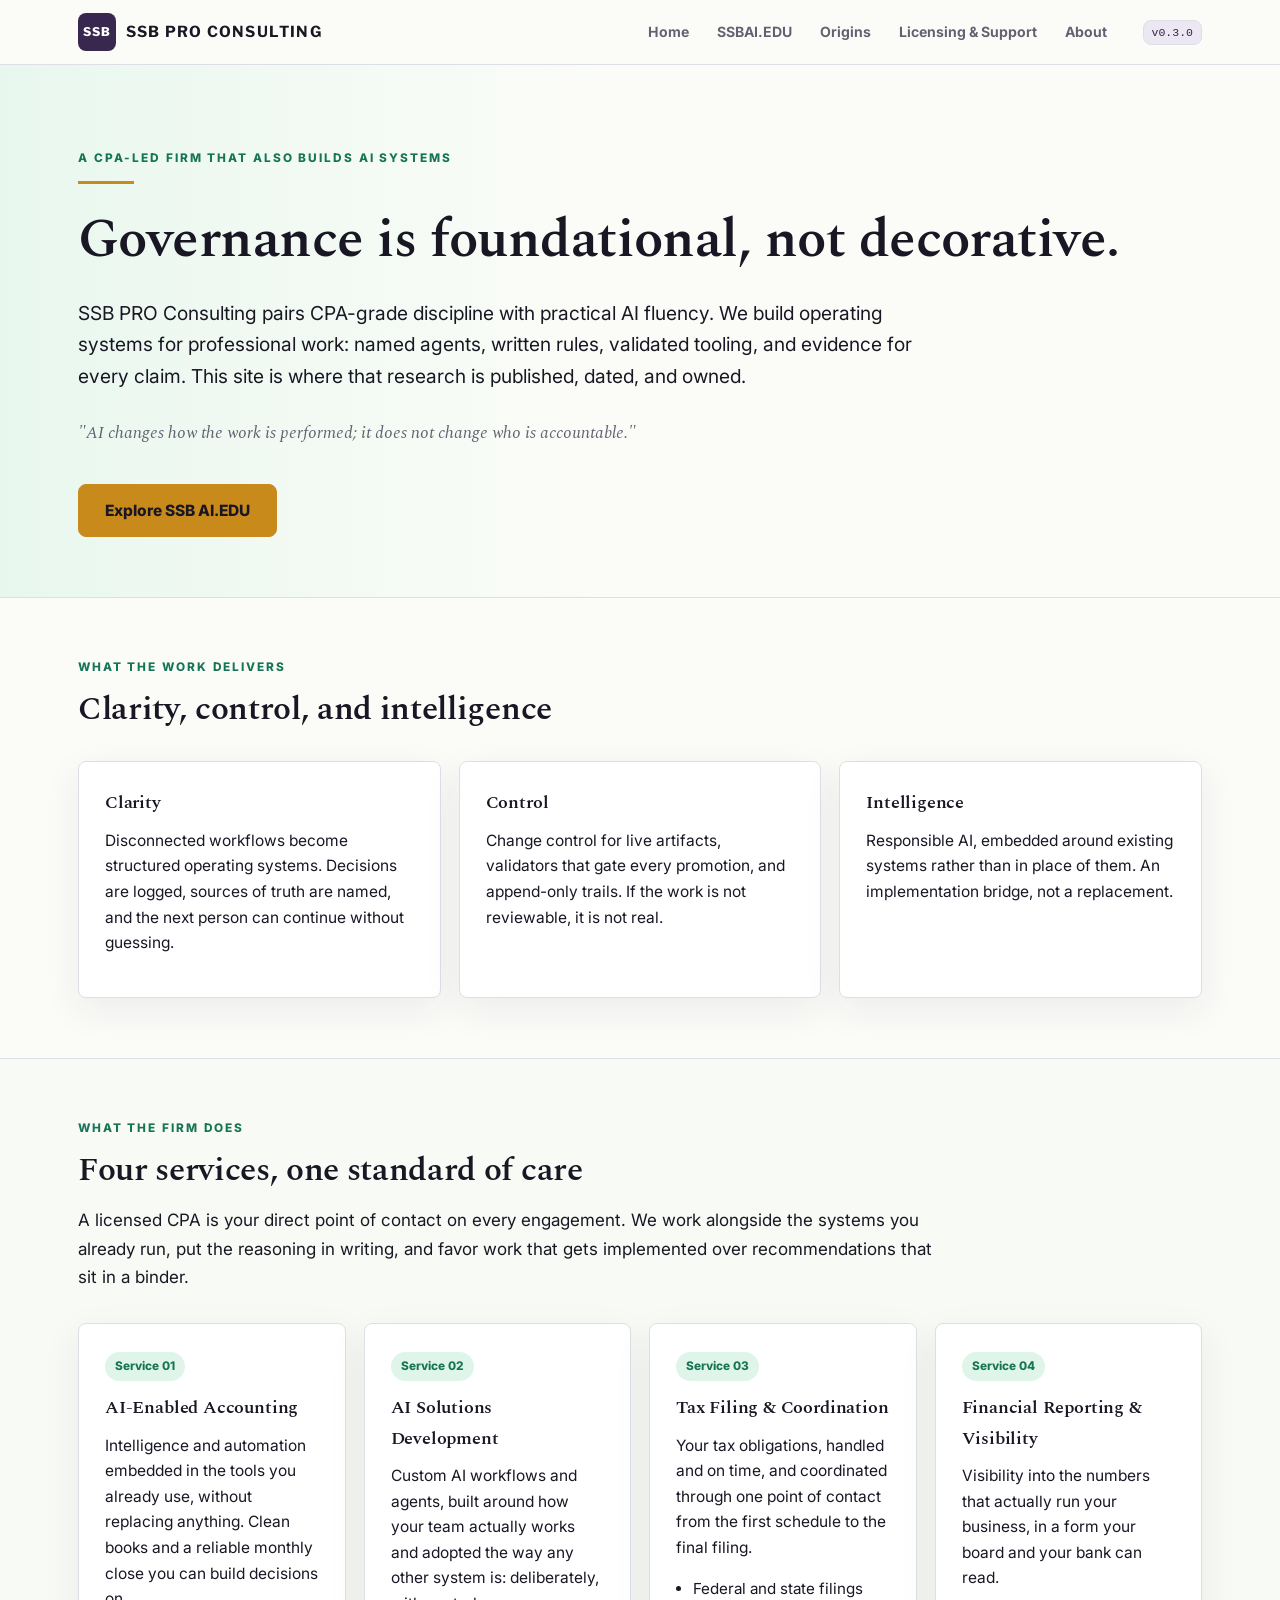
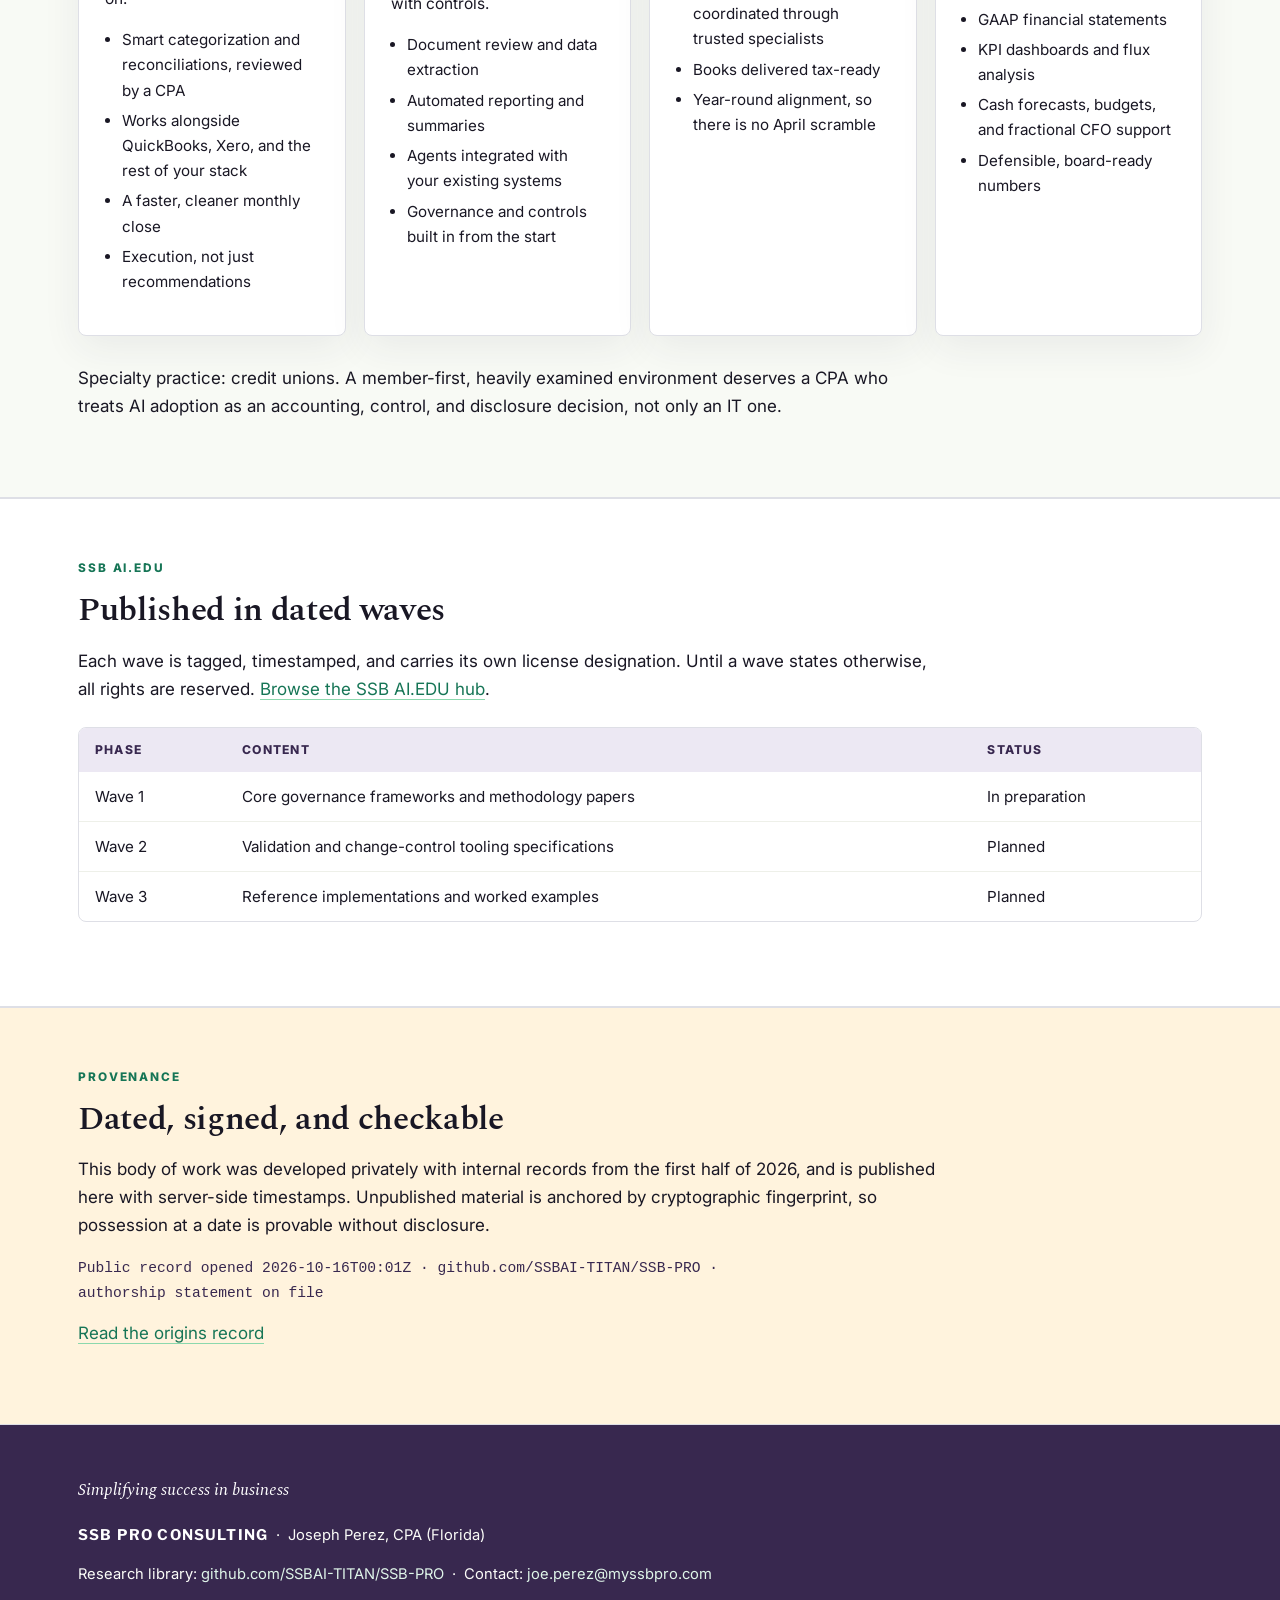
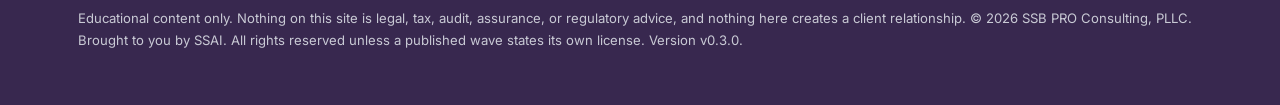
<file: site/index.html>
<!doctype html>
<html lang="en">
<head>
<meta charset="utf-8">
<meta name="viewport" content="width=device-width, initial-scale=1">
<title>SSB PRO Consulting</title>
<meta name="description" content="SSB PRO Consulting, PLLC. A CPA-led firm publishing its frameworks for governed, evidence-driven, AI-assisted work. Clarity, control, and intelligence.">
<link rel="preconnect" href="https://fonts.googleapis.com">
<link href="https://fonts.googleapis.com/css2?family=Spectral:wght@400;500;600;700&family=Inter:wght@400;500;600;700&family=Libre+Franklin:wght@400;700;800&display=swap" rel="stylesheet">
<link rel="stylesheet" href="assets/site.css">
</head>
<body>

<!-- chrome:nav -->
<header class="nav">
  <div class="wrap">
    <a class="brand" href="index.html">
      <span class="tile">SSB</span>
      <span class="word">SSB PRO CONSULTING</span>
    </a>
    <nav>
      <a href="index.html">Home</a>
      <a href="research.html">SSBAI.EDU</a>
      <a href="origins.html">Origins</a>
      <a href="licensing.html">Licensing &amp; Support</a>
      <a href="about.html">About</a>
    </nav>
    <span class="badge">v0.3.0</span>
  </div>
</header>
<!-- /chrome:nav -->

<section class="hero">
  <div class="wrap">
    <p class="label">A CPA-led firm that also builds AI systems</p>
    <hr class="rule">
    <h1>Governance is foundational, not decorative.</h1>
    <p class="lede">SSB PRO Consulting pairs CPA-grade discipline with practical AI fluency.
       We build operating systems for professional work: named agents, written rules, validated
       tooling, and evidence for every claim. This site is where that research is published,
       dated, and owned.</p>
    <p class="quote">"AI changes how the work is performed; it does not change who is accountable."</p>
    <a class="cta" href="research.html">Explore SSB AI.EDU</a>
  </div>
</section>

<section>
  <div class="wrap">
    <p class="label">What the work delivers</p>
    <h2>Clarity, control, and intelligence</h2>
    <div class="cols">
      <div class="card">
        <h3>Clarity</h3>
        <p>Disconnected workflows become structured operating systems. Decisions are logged,
           sources of truth are named, and the next person can continue without guessing.</p>
      </div>
      <div class="card">
        <h3>Control</h3>
        <p>Change control for live artifacts, validators that gate every promotion, and
           append-only trails. If the work is not reviewable, it is not real.</p>
      </div>
      <div class="card">
        <h3>Intelligence</h3>
        <p>Responsible AI, embedded around existing systems rather than in place of them.
           An implementation bridge, not a replacement.</p>
      </div>
    </div>
  </div>
</section>

<section class="tint">
  <div class="wrap">
    <p class="label">What the firm does</p>
    <h2>Four services, one standard of care</h2>
    <p>A licensed CPA is your direct point of contact on every engagement. We work alongside the
       systems you already run, put the reasoning in writing, and favor work that gets
       implemented over recommendations that sit in a binder.</p>
    <div class="cols">
      <div class="card">
        <p class="kicker">Service 01</p>
        <h3>AI-Enabled Accounting</h3>
        <p>Intelligence and automation embedded in the tools you already use, without
           replacing anything. Clean books and a reliable monthly close you can build decisions on.</p>
        <ul>
          <li>Smart categorization and reconciliations, reviewed by a CPA</li>
          <li>Works alongside QuickBooks, Xero, and the rest of your stack</li>
          <li>A faster, cleaner monthly close</li>
          <li>Execution, not just recommendations</li>
        </ul>
      </div>
      <div class="card">
        <p class="kicker">Service 02</p>
        <h3>AI Solutions Development</h3>
        <p>Custom AI workflows and agents, built around how your team actually works and
           adopted the way any other system is: deliberately, with controls.</p>
        <ul>
          <li>Document review and data extraction</li>
          <li>Automated reporting and summaries</li>
          <li>Agents integrated with your existing systems</li>
          <li>Governance and controls built in from the start</li>
        </ul>
      </div>
      <div class="card">
        <p class="kicker">Service 03</p>
        <h3>Tax Filing &amp; Coordination</h3>
        <p>Your tax obligations, handled and on time, and coordinated through one point of
           contact from the first schedule to the final filing.</p>
        <ul>
          <li>Federal and state filings coordinated through trusted specialists</li>
          <li>Books delivered tax-ready</li>
          <li>Year-round alignment, so there is no April scramble</li>
        </ul>
      </div>
      <div class="card">
        <p class="kicker">Service 04</p>
        <h3>Financial Reporting &amp; Visibility</h3>
        <p>Visibility into the numbers that actually run your business, in a form your board and
           your bank can read.</p>
        <ul>
          <li>GAAP financial statements</li>
          <li>KPI dashboards and flux analysis</li>
          <li>Cash forecasts, budgets, and fractional CFO support</li>
          <li>Defensible, board-ready numbers</li>
        </ul>
      </div>
    </div>
    <p style="margin-top:28px">Specialty practice: credit unions. A member-first, heavily examined
       environment deserves a CPA who treats AI adoption as an accounting, control, and disclosure
       decision, not only an IT one.</p>
  </div>
</section>

<section class="alt">
  <div class="wrap">
    <p class="label">SSB AI.EDU</p>
    <h2>Published in dated waves</h2>
    <p>Each wave is tagged, timestamped, and carries its own license designation. Until a wave
       states otherwise, all rights are reserved. <a href="research.html">Browse the SSB AI.EDU hub</a>.</p>
    <table>
      <tr><th>Phase</th><th>Content</th><th>Status</th></tr>
      <tr><td>Wave 1</td><td>Core governance frameworks and methodology papers</td><td>In preparation</td></tr>
      <tr><td>Wave 2</td><td>Validation and change-control tooling specifications</td><td>Planned</td></tr>
      <tr><td>Wave 3</td><td>Reference implementations and worked examples</td><td>Planned</td></tr>
    </table>
  </div>
</section>

<section class="prov">
  <div class="wrap">
    <p class="label">Provenance</p>
    <h2>Dated, signed, and checkable</h2>
    <p>This body of work was developed privately with internal records from the first half of
       2026, and is published here with server-side timestamps. Unpublished material is anchored
       by cryptographic fingerprint, so possession at a date is provable without disclosure.</p>
    <p class="stamp">Public record opened 2026-10-16T00:01Z &middot; github.com/SSBAI-TITAN/SSB-PRO &middot; authorship statement on file</p>
    <p><a href="origins.html">Read the origins record</a></p>
  </div>
</section>

<!-- chrome:footer -->
<footer class="footer">
  <div class="wrap">
    <p class="tagline">Simplifying success in business</p>
    <p><span class="lockup">SSB PRO CONSULTING</span> &nbsp;&middot;&nbsp; Joseph Perez, CPA (Florida)</p>
    <p>Research library: <a href="https://github.com/SSBAI-TITAN/SSB-PRO">github.com/SSBAI-TITAN/SSB-PRO</a>
       &nbsp;&middot;&nbsp; Contact: <a href="mailto:joe.perez@myssbpro.com">joe.perez@myssbpro.com</a></p>
    <p class="fine">Educational content only. Nothing on this site is legal, tax, audit, assurance, or
       regulatory advice, and nothing here creates a client relationship. &copy; 2026 SSB PRO Consulting,
       PLLC. Brought to you by SSAI. All rights reserved unless a published wave states its own license.
       Version v0.3.0.</p>
  </div>
</footer>
<!-- /chrome:footer -->

</body>
</html>
</file>
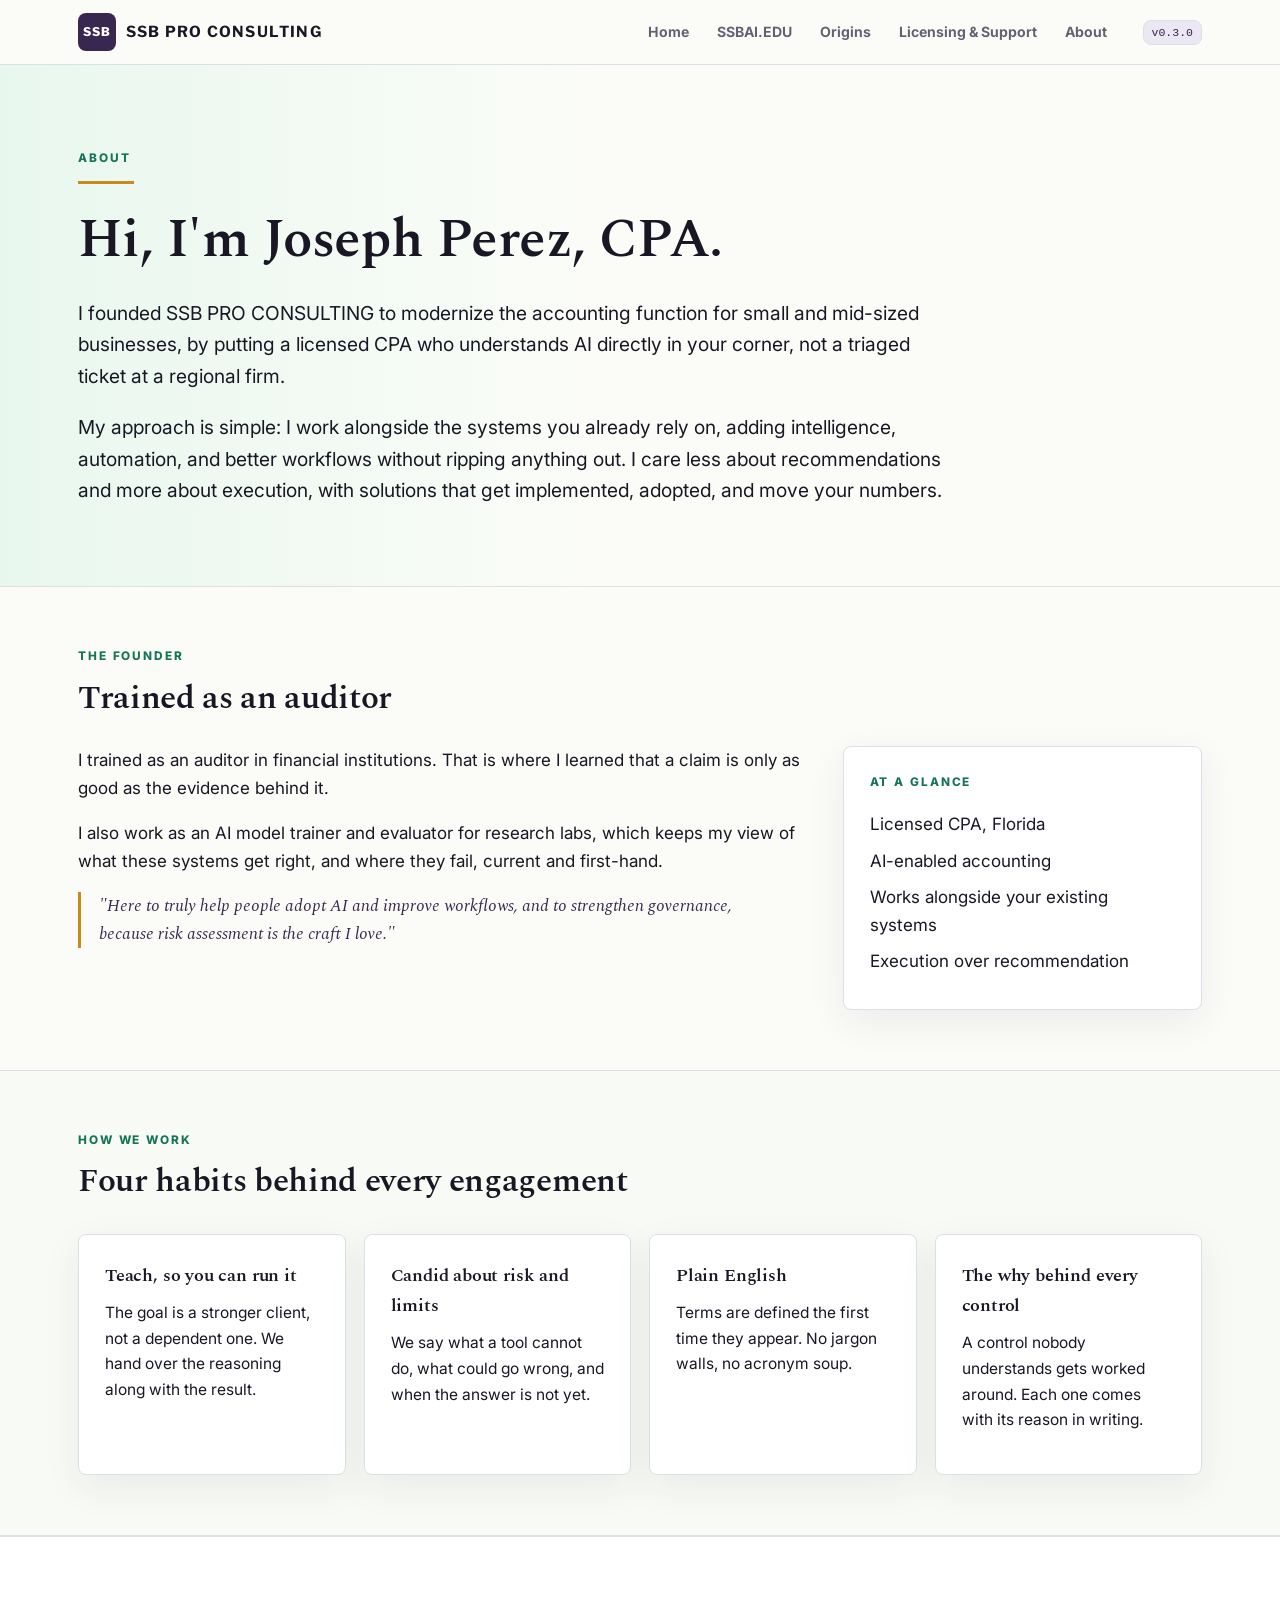
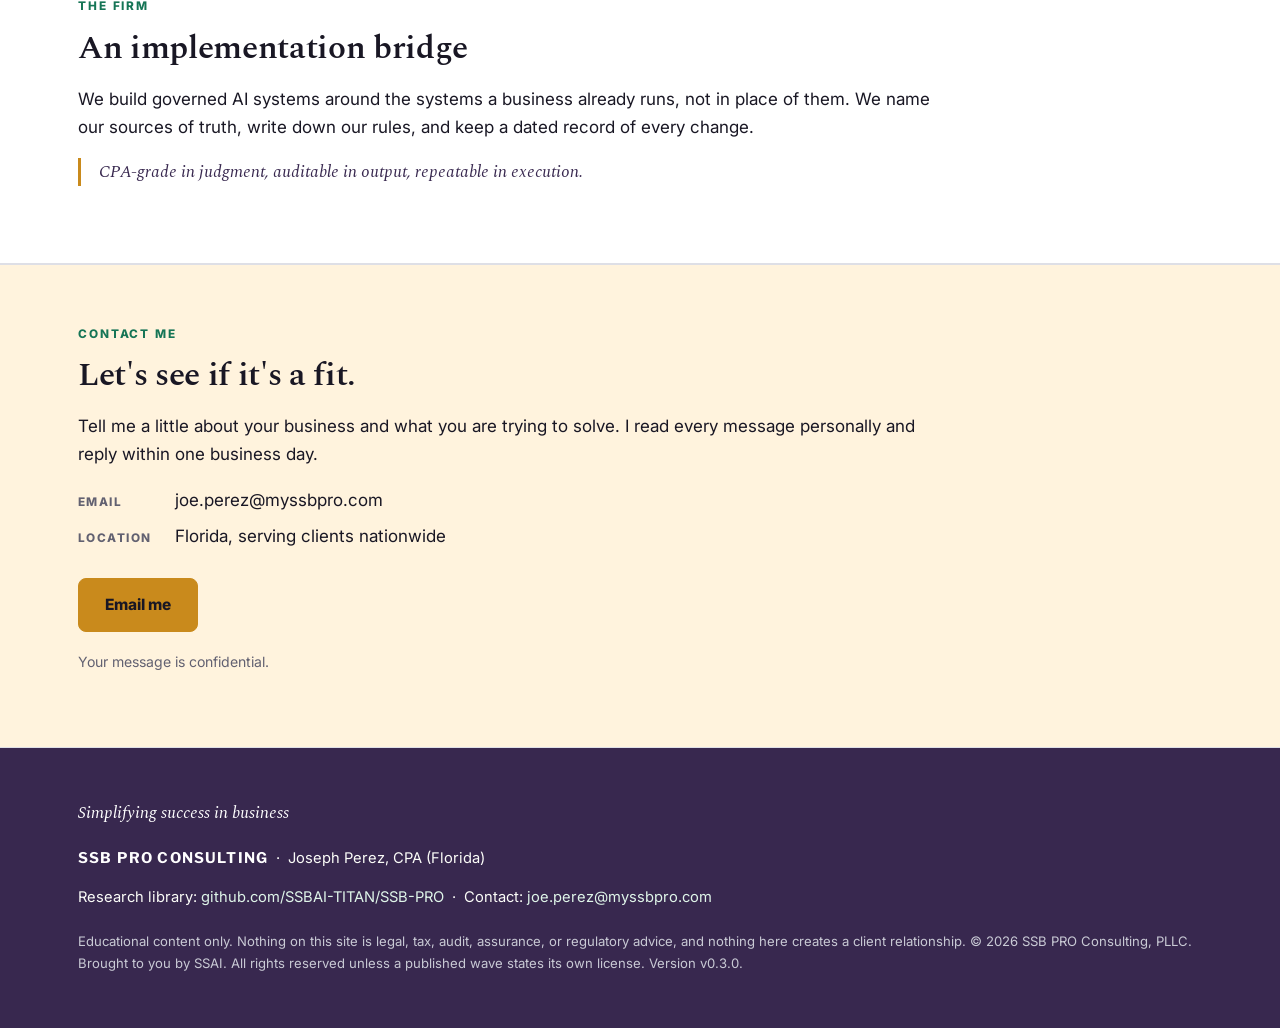
<file: site/about.html>
<!doctype html>
<html lang="en">
<head>
<meta charset="utf-8">
<meta name="viewport" content="width=device-width, initial-scale=1">
<title>About | SSB PRO Consulting</title>
<meta name="description" content="About Joseph Perez, CPA, founder of SSB PRO Consulting, PLLC, a CPA-led firm that builds governed AI systems around existing ones. Florida, serving clients nationwide.">
<link rel="preconnect" href="https://fonts.googleapis.com">
<link href="https://fonts.googleapis.com/css2?family=Spectral:wght@400;500;600;700&family=Inter:wght@400;500;600;700&family=Libre+Franklin:wght@400;700;800&display=swap" rel="stylesheet">
<link rel="stylesheet" href="assets/site.css">
</head>
<body>

<!-- chrome:nav -->
<header class="nav">
  <div class="wrap">
    <a class="brand" href="index.html">
      <span class="tile">SSB</span>
      <span class="word">SSB PRO CONSULTING</span>
    </a>
    <nav>
      <a href="index.html">Home</a>
      <a href="research.html">SSBAI.EDU</a>
      <a href="origins.html">Origins</a>
      <a href="licensing.html">Licensing &amp; Support</a>
      <a href="about.html">About</a>
    </nav>
    <span class="badge">v0.3.0</span>
  </div>
</header>
<!-- /chrome:nav -->

<section class="hero">
  <div class="wrap">
    <p class="label">About</p>
    <hr class="rule">
    <h1>Hi, I'm Joseph Perez, CPA.</h1>
    <p class="lede">I founded SSB PRO CONSULTING to modernize the accounting function for small and
       mid-sized businesses, by putting a licensed CPA who understands AI directly in your corner,
       not a triaged ticket at a regional firm.</p>
    <p class="lede">My approach is simple: I work alongside the systems you already rely on, adding
       intelligence, automation, and better workflows without ripping anything out. I care less about
       recommendations and more about execution, with solutions that get implemented, adopted, and
       move your numbers.</p>
  </div>
</section>

<section>
  <div class="wrap">
    <p class="label">The founder</p>
    <h2>Trained as an auditor</h2>
    <div class="two">
      <div>
        <p>I trained as an auditor in financial institutions. That is where I learned that a claim is
           only as good as the evidence behind it.</p>
        <p>I also work as an AI model trainer and evaluator for research labs, which keeps my view of
           what these systems get right, and where they fail, current and first-hand.</p>
        <p class="quote">"Here to truly help people adopt AI and improve workflows, and to strengthen
           governance, because risk assessment is the craft I love."</p>
      </div>
      <div class="panel">
        <p class="label">At a glance</p>
        <ul class="contact-list">
          <li>Licensed CPA, Florida</li>
          <li>AI-enabled accounting</li>
          <li>Works alongside your existing systems</li>
          <li>Execution over recommendation</li>
        </ul>
      </div>
    </div>
  </div>
</section>

<section class="tint">
  <div class="wrap">
    <p class="label">How we work</p>
    <h2>Four habits behind every engagement</h2>
    <div class="cols">
      <div class="card">
        <h3>Teach, so you can run it</h3>
        <p>The goal is a stronger client, not a dependent one. We hand over the reasoning along
           with the result.</p>
      </div>
      <div class="card">
        <h3>Candid about risk and limits</h3>
        <p>We say what a tool cannot do, what could go wrong, and when the answer is not yet.</p>
      </div>
      <div class="card">
        <h3>Plain English</h3>
        <p>Terms are defined the first time they appear. No jargon walls, no acronym soup.</p>
      </div>
      <div class="card">
        <h3>The why behind every control</h3>
        <p>A control nobody understands gets worked around. Each one comes with its reason in writing.</p>
      </div>
    </div>
  </div>
</section>

<section class="alt">
  <div class="wrap">
    <p class="label">The firm</p>
    <h2>An implementation bridge</h2>
    <p>We build governed AI systems around the systems a business already runs, not in place of them.
       We name our sources of truth, write down our rules, and keep a dated record of every change.</p>
    <p class="quote">CPA-grade in judgment, auditable in output, repeatable in execution.</p>
  </div>
</section>

<section class="prov" id="contact">
  <div class="wrap">
    <p class="label">Contact me</p>
    <h2>Let's see if it's a fit.</h2>
    <p>Tell me a little about your business and what you are trying to solve. I read every message
       personally and reply within one business day.</p>
    <ul class="contact-list">
      <li><span class="tag">Email</span> joe.perez@myssbpro.com</li>
      <li><span class="tag">Location</span> Florida, serving clients nationwide</li>
    </ul>
    <a class="cta" href="mailto:joe.perez@myssbpro.com">Email me</a>
    <p class="hint" style="margin-top:18px">Your message is confidential.</p>
  </div>
</section>

<!-- chrome:footer -->
<footer class="footer">
  <div class="wrap">
    <p class="tagline">Simplifying success in business</p>
    <p><span class="lockup">SSB PRO CONSULTING</span> &nbsp;&middot;&nbsp; Joseph Perez, CPA (Florida)</p>
    <p>Research library: <a href="https://github.com/SSBAI-TITAN/SSB-PRO">github.com/SSBAI-TITAN/SSB-PRO</a>
       &nbsp;&middot;&nbsp; Contact: <a href="mailto:joe.perez@myssbpro.com">joe.perez@myssbpro.com</a></p>
    <p class="fine">Educational content only. Nothing on this site is legal, tax, audit, assurance, or
       regulatory advice, and nothing here creates a client relationship. &copy; 2026 SSB PRO Consulting,
       PLLC. Brought to you by SSAI. All rights reserved unless a published wave states its own license.
       Version v0.3.0.</p>
  </div>
</footer>
<!-- /chrome:footer -->

</body>
</html>
</file>
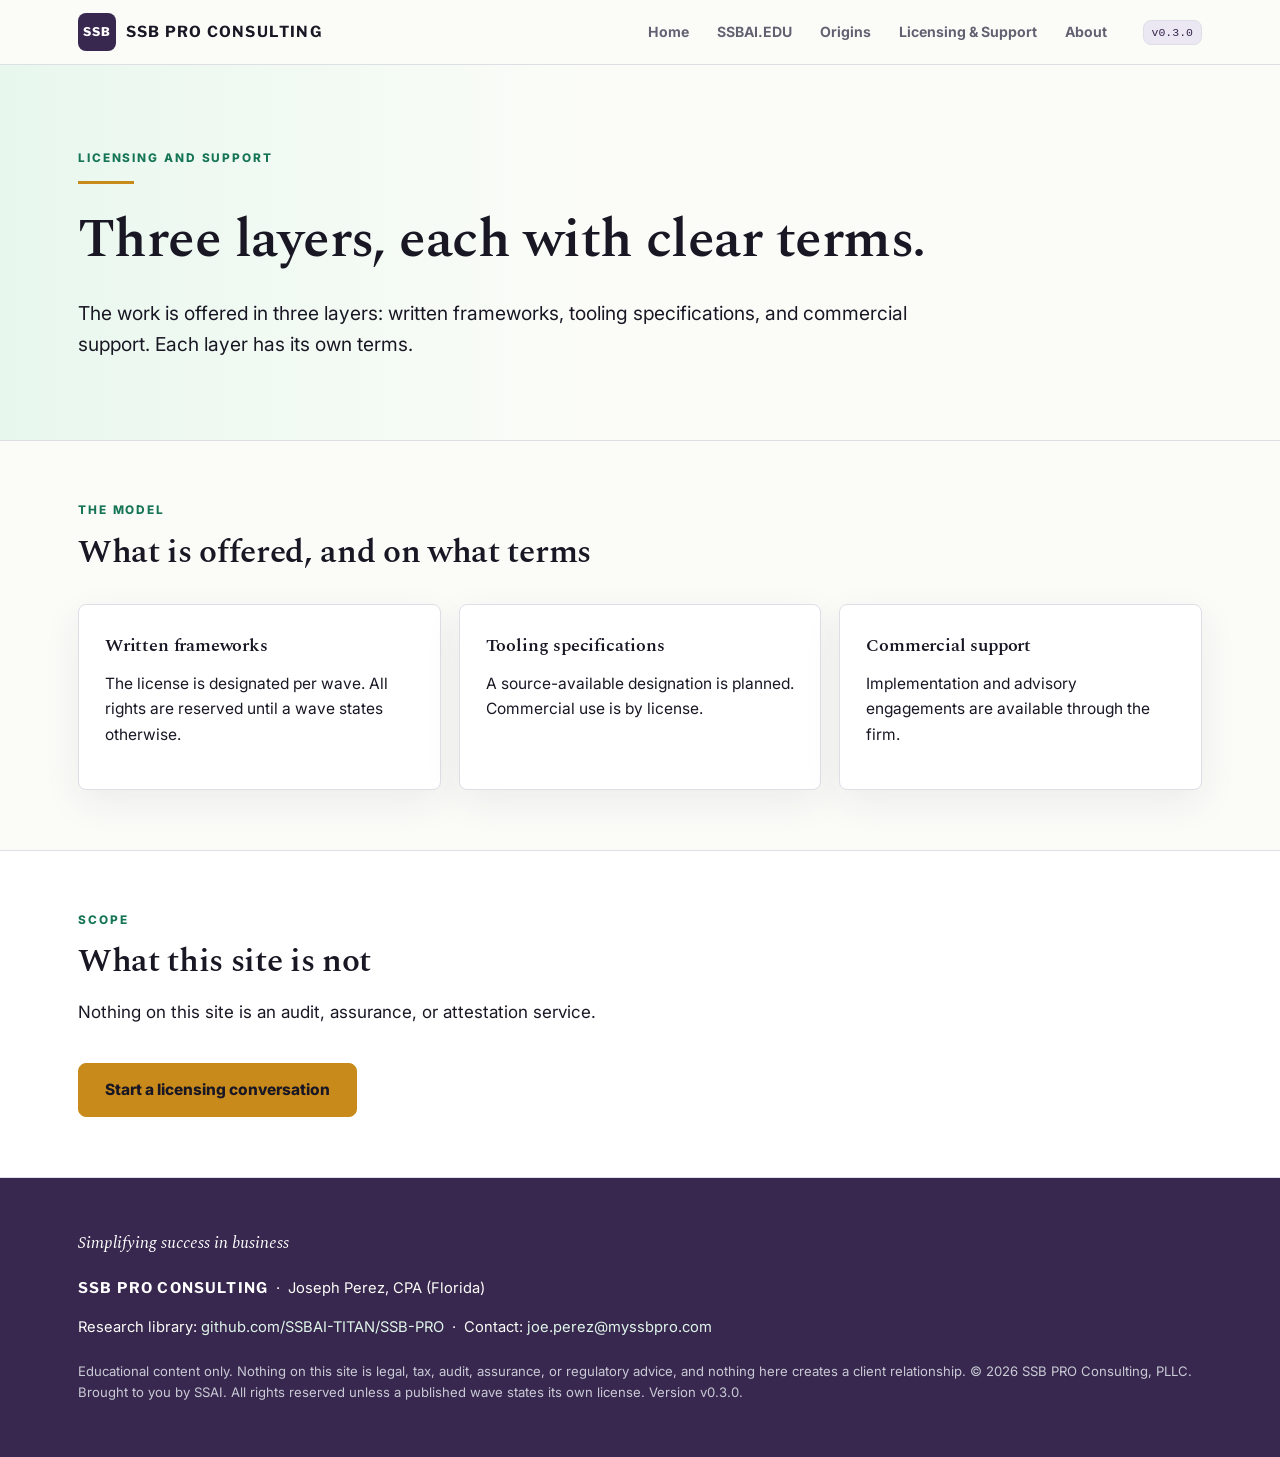
<file: site/licensing.html>
<!doctype html>
<html lang="en">
<head>
<meta charset="utf-8">
<meta name="viewport" content="width=device-width, initial-scale=1">
<title>Licensing and Support | SSB PRO Consulting</title>
<meta name="description" content="How SSB PRO frameworks and tooling specifications are licensed, and how commercial support engagements with the firm work.">
<link rel="preconnect" href="https://fonts.googleapis.com">
<link href="https://fonts.googleapis.com/css2?family=Spectral:wght@400;500;600;700&family=Inter:wght@400;500;600;700&family=Libre+Franklin:wght@400;700;800&display=swap" rel="stylesheet">
<link rel="stylesheet" href="assets/site.css">
</head>
<body>

<!-- chrome:nav -->
<header class="nav">
  <div class="wrap">
    <a class="brand" href="index.html">
      <span class="tile">SSB</span>
      <span class="word">SSB PRO CONSULTING</span>
    </a>
    <nav>
      <a href="index.html">Home</a>
      <a href="research.html">SSBAI.EDU</a>
      <a href="origins.html">Origins</a>
      <a href="licensing.html">Licensing &amp; Support</a>
      <a href="about.html">About</a>
    </nav>
    <span class="badge">v0.3.0</span>
  </div>
</header>
<!-- /chrome:nav -->

<section class="hero">
  <div class="wrap">
    <p class="label">Licensing and Support</p>
    <hr class="rule">
    <h1>Three layers, each with clear terms.</h1>
    <p class="lede">The work is offered in three layers: written frameworks, tooling specifications,
       and commercial support. Each layer has its own terms.</p>
  </div>
</section>

<section>
  <div class="wrap">
    <p class="label">The model</p>
    <h2>What is offered, and on what terms</h2>
    <div class="cols">
      <div class="card">
        <h3>Written frameworks</h3>
        <p>The license is designated per wave. All rights are reserved until a wave states otherwise.</p>
      </div>
      <div class="card">
        <h3>Tooling specifications</h3>
        <p>A source-available designation is planned. Commercial use is by license.</p>
      </div>
      <div class="card">
        <h3>Commercial support</h3>
        <p>Implementation and advisory engagements are available through the firm.</p>
      </div>
    </div>
  </div>
</section>

<section class="alt">
  <div class="wrap">
    <p class="label">Scope</p>
    <h2>What this site is not</h2>
    <p>Nothing on this site is an audit, assurance, or attestation service.</p>
    <a class="cta" href="mailto:joe.perez@myssbpro.com">Start a licensing conversation</a>
  </div>
</section>

<!-- chrome:footer -->
<footer class="footer">
  <div class="wrap">
    <p class="tagline">Simplifying success in business</p>
    <p><span class="lockup">SSB PRO CONSULTING</span> &nbsp;&middot;&nbsp; Joseph Perez, CPA (Florida)</p>
    <p>Research library: <a href="https://github.com/SSBAI-TITAN/SSB-PRO">github.com/SSBAI-TITAN/SSB-PRO</a>
       &nbsp;&middot;&nbsp; Contact: <a href="mailto:joe.perez@myssbpro.com">joe.perez@myssbpro.com</a></p>
    <p class="fine">Educational content only. Nothing on this site is legal, tax, audit, assurance, or
       regulatory advice, and nothing here creates a client relationship. &copy; 2026 SSB PRO Consulting,
       PLLC. Brought to you by SSAI. All rights reserved unless a published wave states its own license.
       Version v0.3.0.</p>
  </div>
</footer>
<!-- /chrome:footer -->

</body>
</html>
</file>
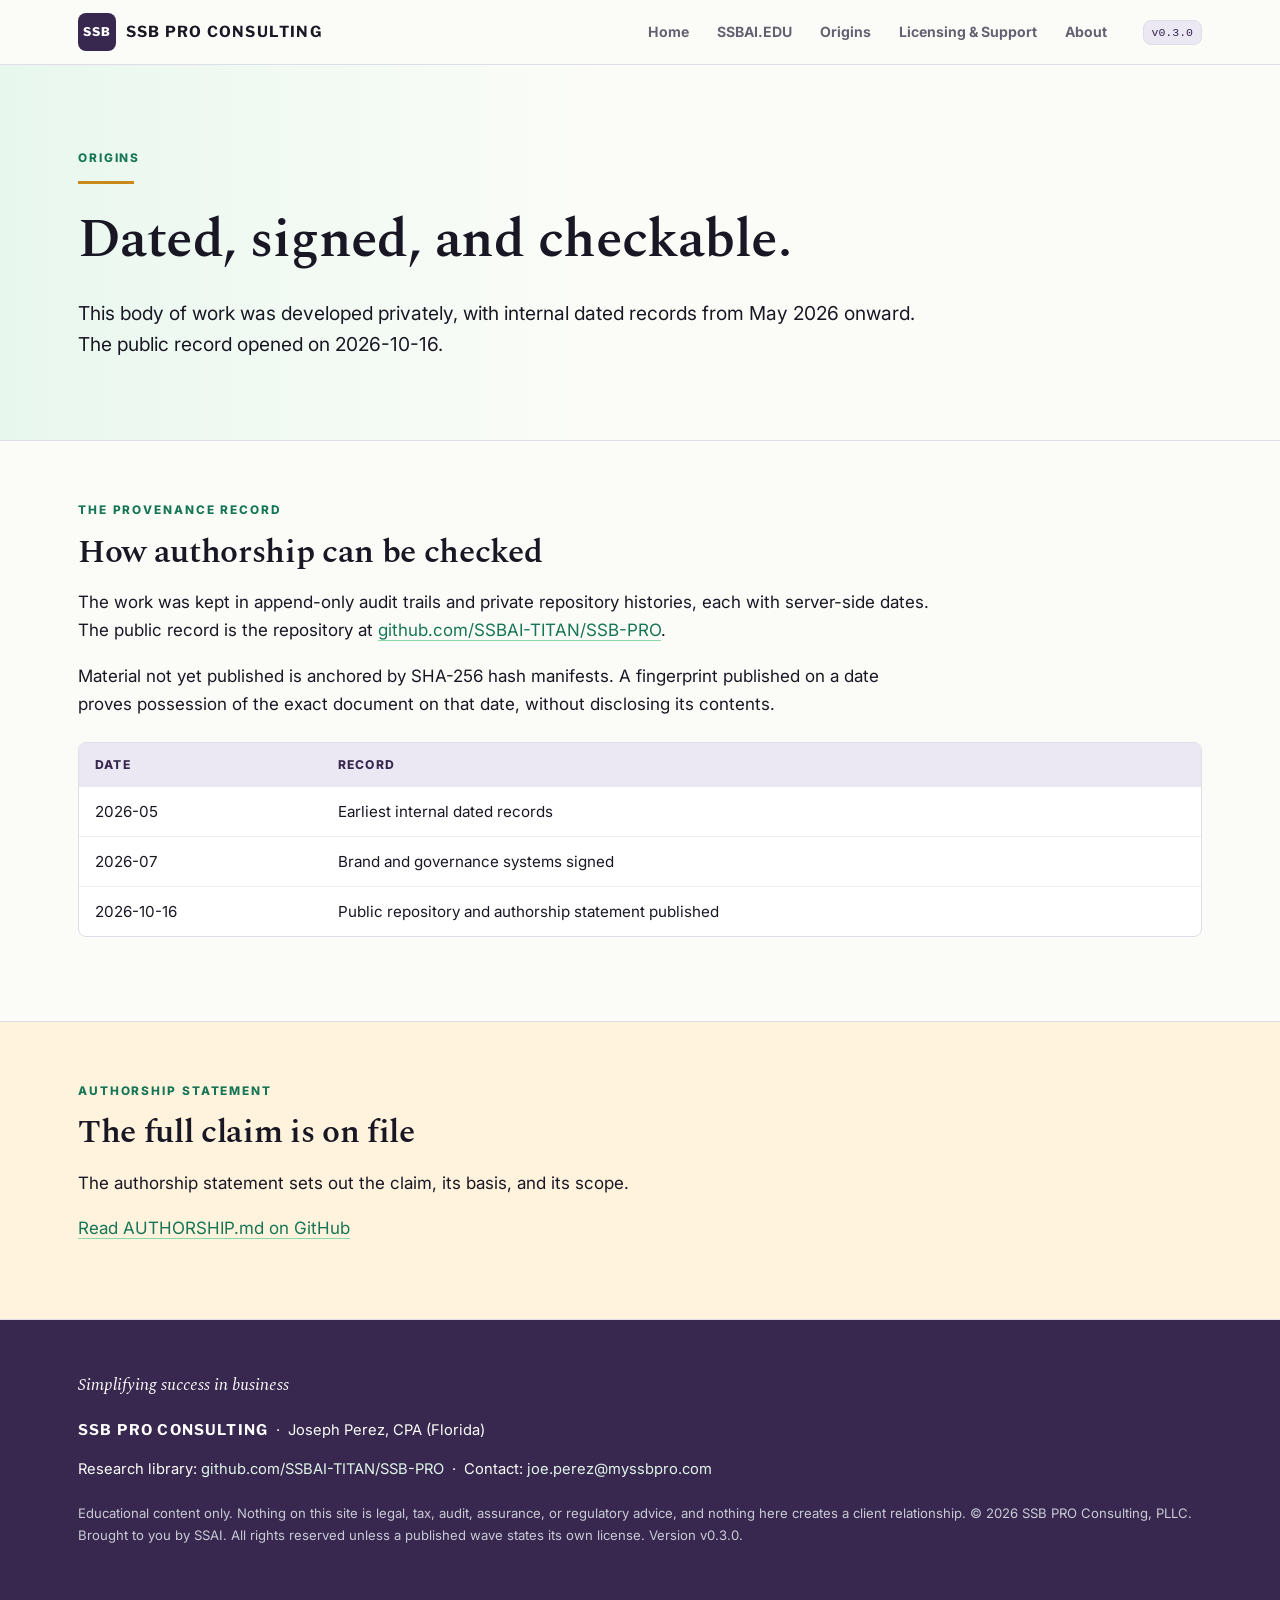
<file: site/origins.html>
<!doctype html>
<html lang="en">
<head>
<meta charset="utf-8">
<meta name="viewport" content="width=device-width, initial-scale=1">
<title>Origins | SSB PRO Consulting</title>
<meta name="description" content="How the SSB PRO body of work was developed, dated, and anchored so authorship can be checked without disclosing unpublished material.">
<link rel="preconnect" href="https://fonts.googleapis.com">
<link href="https://fonts.googleapis.com/css2?family=Spectral:wght@400;500;600;700&family=Inter:wght@400;500;600;700&family=Libre+Franklin:wght@400;700;800&display=swap" rel="stylesheet">
<link rel="stylesheet" href="assets/site.css">
</head>
<body>

<!-- chrome:nav -->
<header class="nav">
  <div class="wrap">
    <a class="brand" href="index.html">
      <span class="tile">SSB</span>
      <span class="word">SSB PRO CONSULTING</span>
    </a>
    <nav>
      <a href="index.html">Home</a>
      <a href="research.html">SSBAI.EDU</a>
      <a href="origins.html">Origins</a>
      <a href="licensing.html">Licensing &amp; Support</a>
      <a href="about.html">About</a>
    </nav>
    <span class="badge">v0.3.0</span>
  </div>
</header>
<!-- /chrome:nav -->

<section class="hero">
  <div class="wrap">
    <p class="label">Origins</p>
    <hr class="rule">
    <h1>Dated, signed, and checkable.</h1>
    <p class="lede">This body of work was developed privately, with internal dated records from May 2026
       onward. The public record opened on 2026-10-16.</p>
  </div>
</section>

<section>
  <div class="wrap">
    <p class="label">The provenance record</p>
    <h2>How authorship can be checked</h2>
    <p>The work was kept in append-only audit trails and private repository histories, each with
       server-side dates. The public record is the repository at
       <a href="https://github.com/SSBAI-TITAN/SSB-PRO">github.com/SSBAI-TITAN/SSB-PRO</a>.</p>
    <p>Material not yet published is anchored by SHA-256 hash manifests. A fingerprint published on a
       date proves possession of the exact document on that date, without disclosing its contents.</p>
    <table>
      <tr><th>Date</th><th>Record</th></tr>
      <tr><td>2026-05</td><td>Earliest internal dated records</td></tr>
      <tr><td>2026-07</td><td>Brand and governance systems signed</td></tr>
      <tr><td>2026-10-16</td><td>Public repository and authorship statement published</td></tr>
    </table>
  </div>
</section>

<section class="prov">
  <div class="wrap">
    <p class="label">Authorship statement</p>
    <h2>The full claim is on file</h2>
    <p>The authorship statement sets out the claim, its basis, and its scope.</p>
    <p><a href="https://github.com/SSBAI-TITAN/SSB-PRO/blob/main/AUTHORSHIP.md">Read AUTHORSHIP.md on GitHub</a></p>
  </div>
</section>

<!-- chrome:footer -->
<footer class="footer">
  <div class="wrap">
    <p class="tagline">Simplifying success in business</p>
    <p><span class="lockup">SSB PRO CONSULTING</span> &nbsp;&middot;&nbsp; Joseph Perez, CPA (Florida)</p>
    <p>Research library: <a href="https://github.com/SSBAI-TITAN/SSB-PRO">github.com/SSBAI-TITAN/SSB-PRO</a>
       &nbsp;&middot;&nbsp; Contact: <a href="mailto:joe.perez@myssbpro.com">joe.perez@myssbpro.com</a></p>
    <p class="fine">Educational content only. Nothing on this site is legal, tax, audit, assurance, or
       regulatory advice, and nothing here creates a client relationship. &copy; 2026 SSB PRO Consulting,
       PLLC. Brought to you by SSAI. All rights reserved unless a published wave states its own license.
       Version v0.3.0.</p>
  </div>
</footer>
<!-- /chrome:footer -->

</body>
</html>
</file>
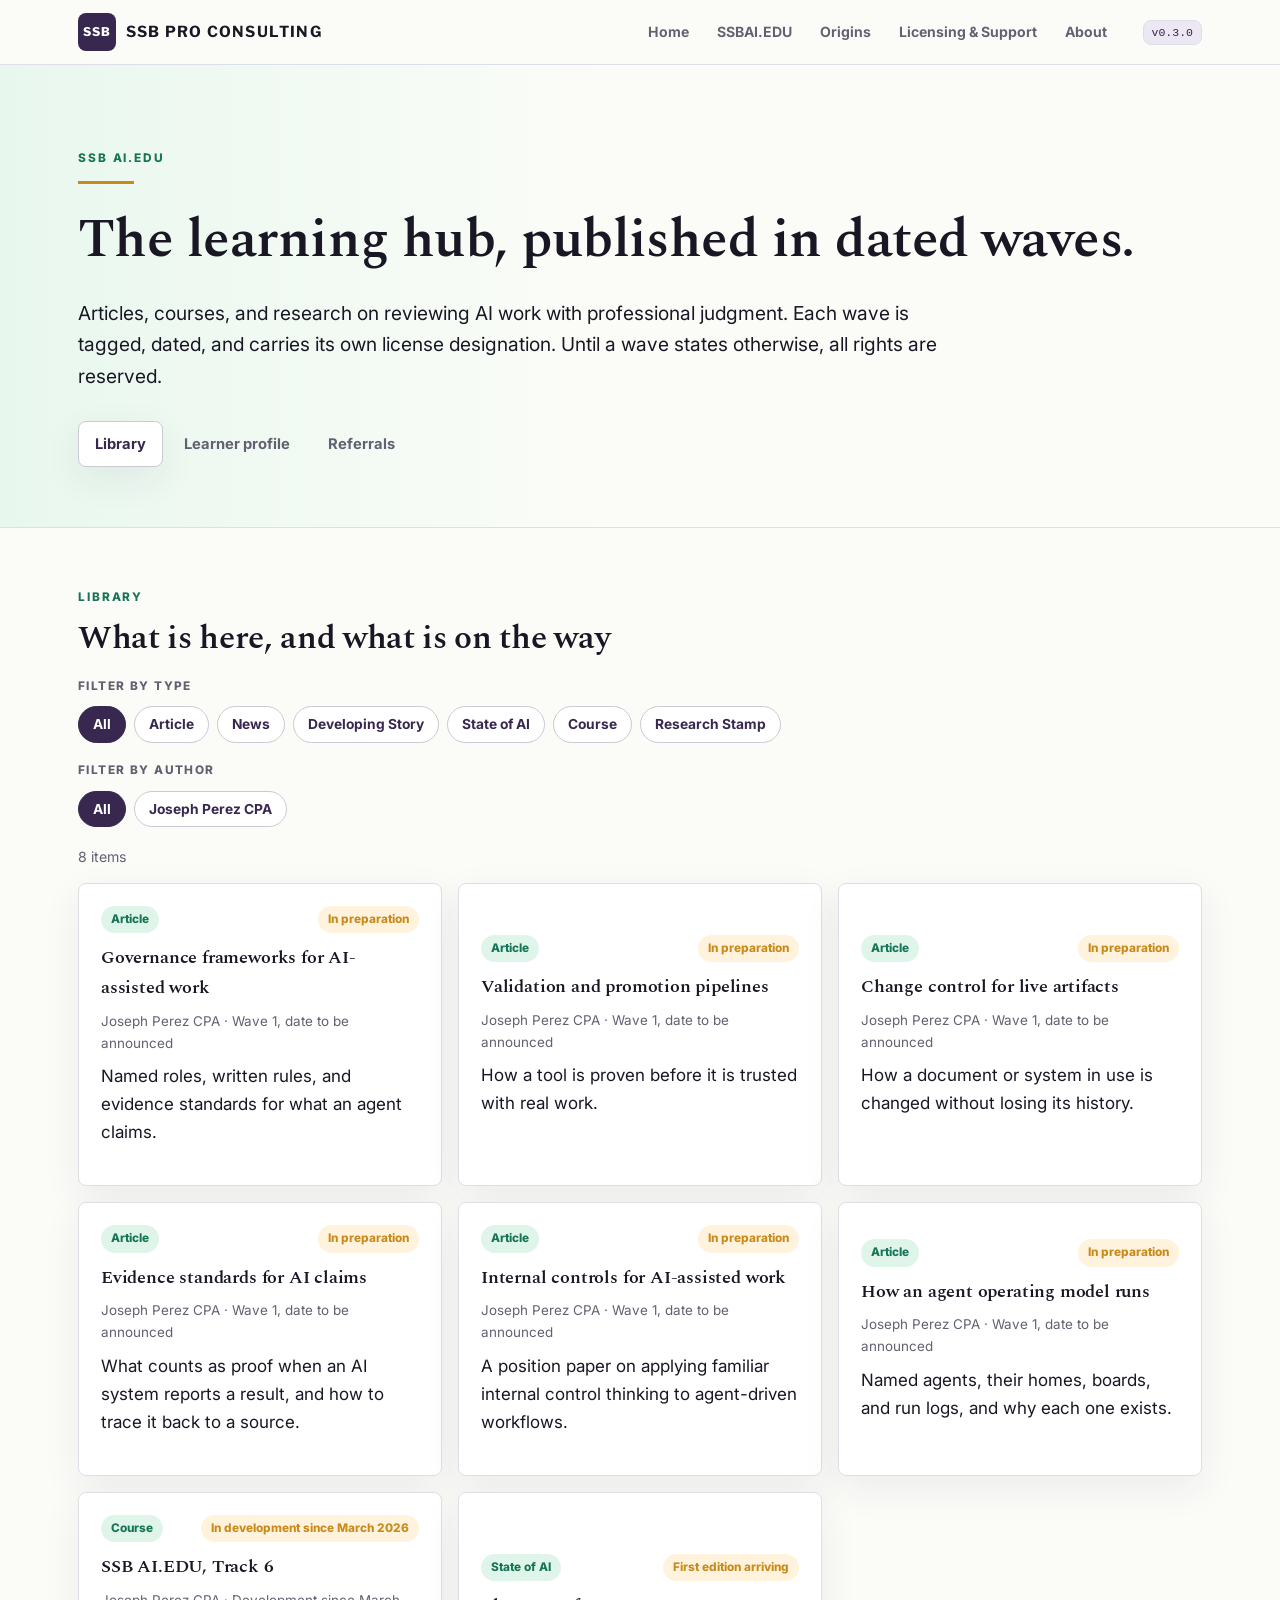
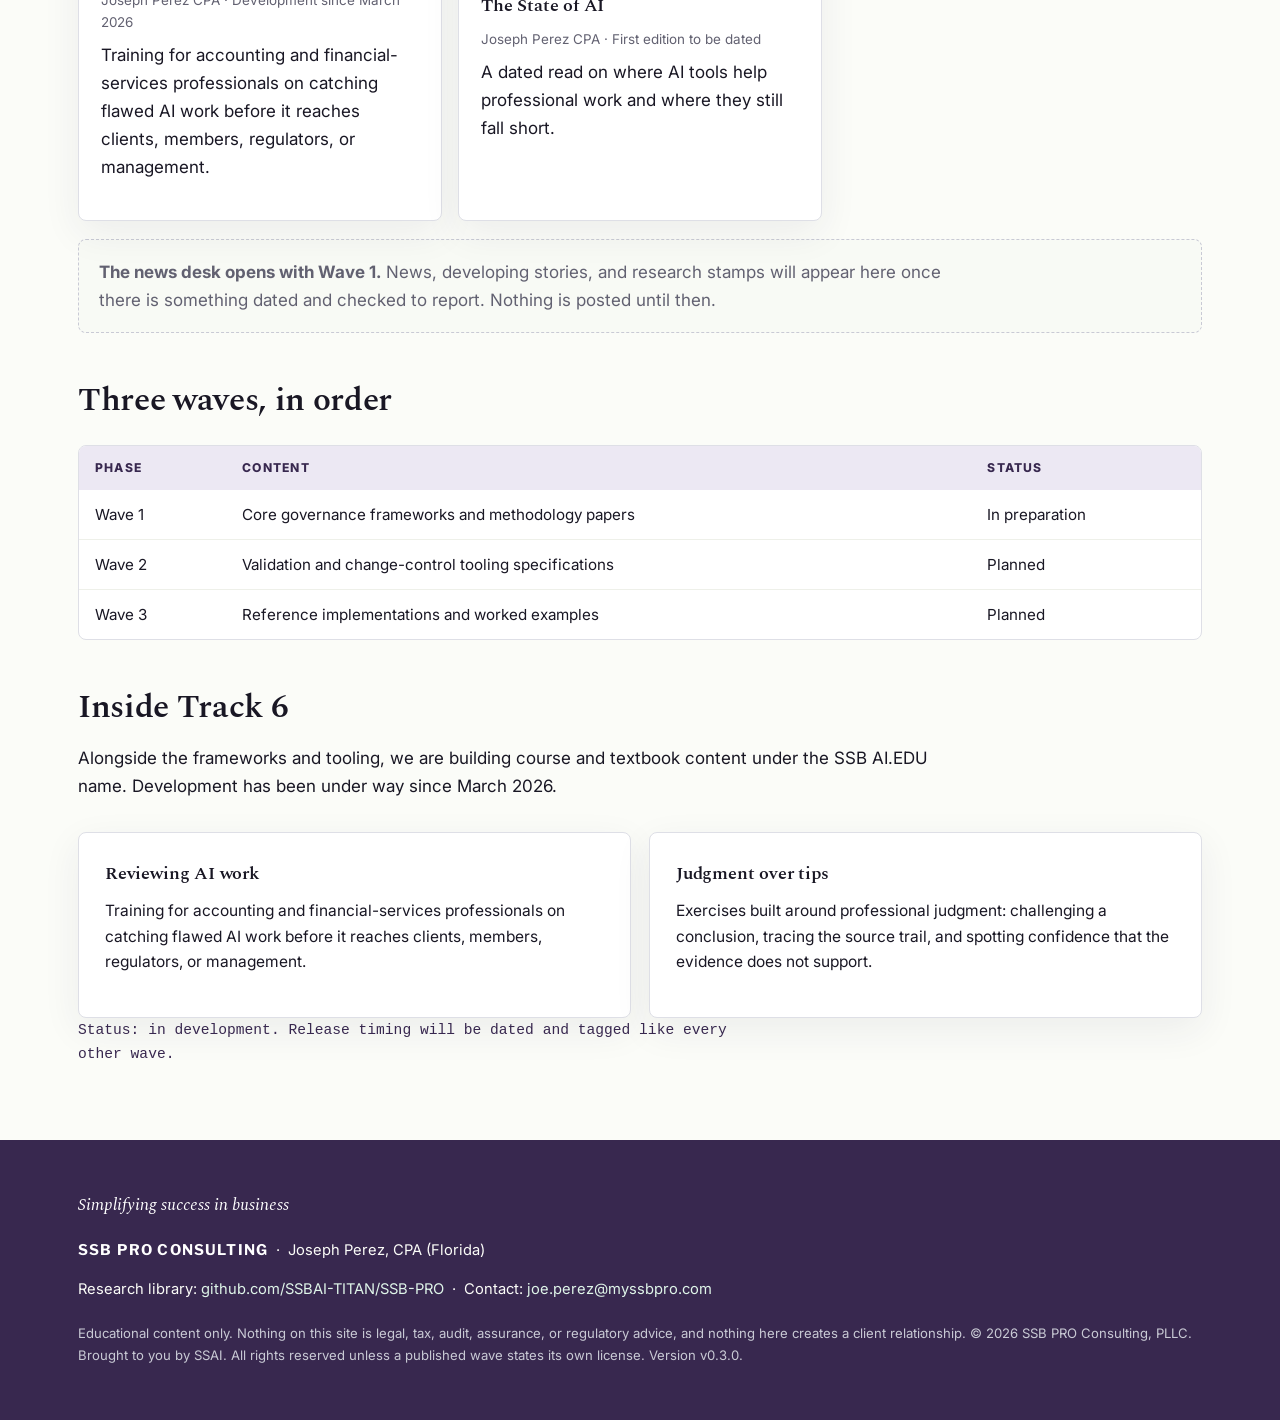
<file: site/research.html>
<!doctype html>
<html lang="en">
<head>
<meta charset="utf-8">
<meta name="viewport" content="width=device-width, initial-scale=1">
<title>SSB AI.EDU | SSB PRO Consulting</title>
<meta name="description" content="SSB AI.EDU is the learning hub of SSB PRO Consulting: articles, courses, and research on reviewing AI work, published in dated, tagged, licensed waves.">
<link rel="preconnect" href="https://fonts.googleapis.com">
<link href="https://fonts.googleapis.com/css2?family=Spectral:wght@400;500;600;700&family=Inter:wght@400;500;600;700&family=Libre+Franklin:wght@400;700;800&display=swap" rel="stylesheet">
<link rel="stylesheet" href="assets/site.css">
</head>
<body>

<!-- chrome:nav -->
<header class="nav">
  <div class="wrap">
    <a class="brand" href="index.html">
      <span class="tile">SSB</span>
      <span class="word">SSB PRO CONSULTING</span>
    </a>
    <nav>
      <a href="index.html">Home</a>
      <a href="research.html">SSBAI.EDU</a>
      <a href="origins.html">Origins</a>
      <a href="licensing.html">Licensing &amp; Support</a>
      <a href="about.html">About</a>
    </nav>
    <span class="badge">v0.3.0</span>
  </div>
</header>
<!-- /chrome:nav -->

<section class="hero">
  <div class="wrap">
    <p class="label">SSB AI.EDU</p>
    <hr class="rule">
    <h1>The learning hub, published in dated waves.</h1>
    <p class="lede">Articles, courses, and research on reviewing AI work with professional judgment.
       Each wave is tagged, dated, and carries its own license designation. Until a wave states
       otherwise, all rights are reserved.</p>
    <div class="profile-chip" id="profileChip">
      <span class="avatar" id="chipAvatar">?</span>
      <strong id="chipName"></strong>
      <span class="score" id="chipScore"></span>
    </div>
    <div class="tabs" role="navigation" aria-label="SSB AI.EDU sections">
      <a href="#library" data-route="library" class="active">Library</a>
      <a href="#profile" data-route="profile">Learner profile</a>
      <a href="#referrals" data-route="referrals">Referrals</a>
    </div>
  </div>
</section>

<section class="tab-page active" id="library" data-page="library">
  <div class="wrap">
    <p class="label">Library</p>
    <h2>What is here, and what is on the way</h2>
    <p class="filter-label">Filter by type</p>
    <div class="chip-row" id="typeFilters"></div>
    <p class="filter-label">Filter by author</p>
    <div class="chip-row" id="authorFilters"></div>
    <p class="hint" id="libCount"></p>
    <div class="lib-grid" id="libGrid"></div>
    <noscript><p class="note-box">The library browser needs JavaScript. Without it, the waves table below lists what is in preparation.</p></noscript>
    <div class="note-box" id="libEmpty" style="display:none"><p>Nothing matches those filters yet. The news desk opens with Wave 1.</p></div>
    <div class="note-box">
      <p><strong>The news desk opens with Wave 1.</strong> News, developing stories, and research stamps
         will appear here once there is something dated and checked to report. Nothing is posted until then.</p>
    </div>

    <h2 style="margin-top:48px">Three waves, in order</h2>
    <table>
      <tr><th>Phase</th><th>Content</th><th>Status</th></tr>
      <tr><td>Wave 1</td><td>Core governance frameworks and methodology papers</td><td>In preparation</td></tr>
      <tr><td>Wave 2</td><td>Validation and change-control tooling specifications</td><td>Planned</td></tr>
      <tr><td>Wave 3</td><td>Reference implementations and worked examples</td><td>Planned</td></tr>
    </table>

    <h2 style="margin-top:48px">Inside Track 6</h2>
    <p>Alongside the frameworks and tooling, we are building course and textbook content under the
       SSB AI.EDU name. Development has been under way since March 2026.</p>
    <div class="cols">
      <div class="card">
        <h3>Reviewing AI work</h3>
        <p>Training for accounting and financial-services professionals on catching flawed AI work
           before it reaches clients, members, regulators, or management.</p>
      </div>
      <div class="card">
        <h3>Judgment over tips</h3>
        <p>Exercises built around professional judgment: challenging a conclusion, tracing the
           source trail, and spotting confidence that the evidence does not support.</p>
      </div>
    </div>
    <p class="stamp">Status: in development. Release timing will be dated and tagged like every other wave.</p>
  </div>
</section>

<section class="tab-page" id="profile" data-page="profile">
  <div class="wrap">
    <p class="label">Learner profile</p>
    <h2>Keep track of what you have explored</h2>
    <div class="two">
      <div class="panel">
        <div id="signupView">
          <p>Create a profile with a display name. An email is optional.</p>
          <form id="profileForm" novalidate>
            <label class="field"><span>Display name</span><input id="pfName" type="text" maxlength="40" autocomplete="nickname"></label>
            <label class="field"><span>Email (optional)</span><input id="pfEmail" type="email" autocomplete="email"></label>
            <p class="warn" id="pfError" role="alert"></p>
            <button class="btn solid" type="submit">Create my profile</button>
          </form>
        </div>
        <div id="profileView" style="display:none">
          <p class="label">Your profile</p>
          <h3 id="pvName"></h3>
          <p class="hint" id="pvEmail"></p>
          <p>Engagement score: <strong id="pvScore">0</strong></p>
          <button class="btn small" type="button" id="removeProfile">Remove my profile from this browser</button>
        </div>
        <p class="warn" id="storageNote" style="display:none">This browser is not letting the page save data, so your profile will last only until this page is closed.</p>
        <p class="hint">Your profile lives in this browser for now; accounts arrive with the platform.</p>
      </div>
      <aside class="panel">
        <p class="label">How the score works</p>
        <div class="metric-list">
          <div><strong>+5</strong><span>each time you open a library card</span></div>
          <div><strong>+1</strong><span>each time you use a filter</span></div>
        </div>
        <p class="hint">The score is a simple count of your own activity on this page. It is not a credential or a grade.</p>
      </aside>
    </div>
  </div>
</section>

<section class="tab-page" id="referrals" data-page="referrals">
  <div class="wrap">
    <p class="label">Referrals</p>
    <h2>Invite colleagues into safer AI practice</h2>
    <div class="two">
      <div class="panel">
        <div id="refNeedProfile">
          <p>Your referral code is created with your learner profile.</p>
          <a href="#profile" data-route="profile">Create a profile first</a>
        </div>
        <div id="refView" style="display:none">
          <p>Share this code with a colleague. Referral tracking will connect to the platform once accounts arrive.</p>
          <div class="referral-box">
            <div><span>Your referral code</span><strong id="refCode">SSB-XXXX-0000</strong></div>
            <div class="actions">
              <button class="btn small" type="button" id="copyCode">Copy code</button>
              <button class="btn small" type="button" id="regenCode">Regenerate</button>
            </div>
          </div>
          <p class="hint" id="copyStatus" role="status"></p>
          <p class="hint">Times you have copied this code: <strong id="refCopies">0</strong></p>
        </div>
      </div>
      <aside class="panel">
        <p class="label">Rewards, arriving</p>
        <p>Rewards are arriving with the platform: solvable tasks, prompts, and agentic workflows as prizes.</p>
        <p class="hint">Nothing is awarded yet, and no invite counts are tracked beyond your own copies of the code.</p>
      </aside>
    </div>
  </div>
</section>

<!-- chrome:footer -->
<footer class="footer">
  <div class="wrap">
    <p class="tagline">Simplifying success in business</p>
    <p><span class="lockup">SSB PRO CONSULTING</span> &nbsp;&middot;&nbsp; Joseph Perez, CPA (Florida)</p>
    <p>Research library: <a href="https://github.com/SSBAI-TITAN/SSB-PRO">github.com/SSBAI-TITAN/SSB-PRO</a>
       &nbsp;&middot;&nbsp; Contact: <a href="mailto:joe.perez@myssbpro.com">joe.perez@myssbpro.com</a></p>
    <p class="fine">Educational content only. Nothing on this site is legal, tax, audit, assurance, or
       regulatory advice, and nothing here creates a client relationship. &copy; 2026 SSB PRO Consulting,
       PLLC. Brought to you by SSAI. All rights reserved unless a published wave states its own license.
       Version v0.3.0.</p>
  </div>
</footer>
<!-- /chrome:footer -->

<script src="assets/edu.js"></script>
</body>
</html>
</file>
<file: site/assets/site.css>
/* SSB-PRO site design system
   Palette: SSB AI.EDU prototype, locked per arg_Governance/palette.json v0.2.
   Ink on paper, white panels with line borders, green for links and positive accents,
   purple for depth, gold for highlights and the single CTA, red only for warnings.
   Radius 8px and the prototype's soft shadow are permitted. */

:root {
  --ink: #191724;
  --muted: #626171;
  --paper: #FBFCF8;
  --paper-alt: #F8FAF5;
  --panel: #FFFFFF;
  --line: #DEDFE6;
  --line-strong: #C9CAD5;
  --line-soft: #EEF0E9;
  --mint: #DFF5E9;
  --mint-strong: #8BD8AD;
  --green: #167556;
  --purple: #38284F;
  --purple-soft: #ECE8F3;
  --gold: #C98A1C;
  --orange-soft: #FFF3DD;
  --red: #C83C4A;
  --white: #FFFFFF;
  --shadow: 0 12px 38px rgba(45, 36, 64, 0.07);
  --shadow-lift: 0 20px 70px rgba(45, 36, 64, 0.11);
  --radius: 8px;
  --serif: "Spectral", Georgia, serif;
  --sans: "Inter", system-ui, sans-serif;
  --wordmark: "Libre Franklin", system-ui, sans-serif;
  --mono: ui-monospace, "Cascadia Mono", Consolas, monospace;
  --measure: 78ch;
}

* { box-sizing: border-box; }
html { scroll-behavior: smooth; }
body {
  margin: 0;
  background: var(--paper);
  color: var(--ink);
  font-family: var(--sans);
  font-size: 17px;
  line-height: 1.65;
  -webkit-font-smoothing: antialiased;
}

h1, h2, h3 { font-family: var(--serif); font-weight: 600; letter-spacing: -0.01em; color: var(--ink); margin: 0 0 0.5em; }
h1 { font-size: clamp(2.1rem, 4.6vw, 3.4rem); line-height: 1.12; }
h2 { font-size: clamp(1.5rem, 3vw, 2.05rem); line-height: 1.2; }
h3 { font-size: 1.15rem; }
p { max-width: var(--measure); margin: 0 0 1em; }
a { color: var(--green); text-decoration: none; border-bottom: 1px solid var(--mint-strong); }
a:hover { border-bottom-color: var(--green); }
code, .stamp { font-family: var(--mono); font-size: 0.86em; color: var(--purple); }

.wrap { max-width: 1180px; margin: 0 auto; padding: 0 28px; }

/* Eyebrow label and gold rule */
.label {
  font-family: var(--sans); font-weight: 780; font-size: 0.74rem;
  text-transform: uppercase; letter-spacing: 0.16em; color: var(--green); margin: 0 0 12px;
}
.rule { border: 0; border-top: 3px solid var(--gold); width: 56px; margin: 0 0 26px; }

/* Nav: brand mark left, links right */
.nav { position: sticky; top: 0; z-index: 20; background: var(--paper); border-bottom: 1px solid var(--line); }
.nav .wrap { display: flex; align-items: center; justify-content: space-between; gap: 24px; min-height: 64px; flex-wrap: wrap; padding-top: 8px; padding-bottom: 8px; }
.brand { display: inline-flex; align-items: center; gap: 10px; border: 0; white-space: nowrap; }
.brand .tile {
  display: grid; place-items: center; width: 38px; height: 38px;
  background: var(--purple); color: var(--white); font-family: var(--wordmark); font-weight: 800;
  border-radius: var(--radius); letter-spacing: 0.08em; font-size: 0.75rem;
}
.brand .word { font-family: var(--wordmark); font-weight: 700; letter-spacing: 0.08em; color: var(--ink); font-size: 0.95rem; }
.nav nav { display: flex; align-items: center; gap: 4px; margin-left: auto; flex-wrap: wrap; }
.nav nav a { color: var(--muted); border: 0; font-size: 0.88rem; font-weight: 680; padding: 9px 12px; border-radius: var(--radius); }
.nav nav a:hover, .nav nav a[aria-current="page"] { color: var(--purple); background: var(--purple-soft); }
.badge {
  font-family: var(--mono); font-size: 0.72rem; color: var(--purple);
  background: var(--purple-soft); padding: 2px 8px; border: 1px solid var(--line); border-radius: var(--radius);
}

/* Hero */
.hero {
  padding: 84px 0 60px; background: var(--paper);
  background-image: linear-gradient(90deg, rgba(223, 245, 233, 0.68), rgba(251, 252, 248, 0) 46%);
  border-bottom: 1px solid var(--line);
}
.hero .lede { font-size: 1.2rem; color: var(--ink); max-width: 72ch; }
.hero .quote { font-family: var(--serif); font-style: italic; color: var(--muted); margin-top: 26px; max-width: 72ch; }
.quote { font-family: var(--serif); font-style: italic; color: var(--purple); border-left: 3px solid var(--gold); padding-left: 18px; }
.hero .quote { border-left: 0; padding-left: 0; }

/* Sections */
section { padding: 60px 0; }
section.alt { background: var(--panel); border-top: 1px solid var(--line); border-bottom: 1px solid var(--line); }
section.tint { background: var(--paper-alt); border-top: 1px solid var(--line); border-bottom: 1px solid var(--line); }
.cols { display: grid; grid-template-columns: repeat(auto-fit, minmax(260px, 1fr)); gap: 18px; margin-top: 32px; }
.two { display: grid; grid-template-columns: minmax(0, 1.35fr) minmax(300px, 0.65fr); gap: 18px; margin-top: 28px; align-items: start; }

/* Cards and panels: white, line border, 8px radius, soft shadow */
.card, .panel {
  background: var(--panel); border: 1px solid var(--line); border-radius: var(--radius);
  box-shadow: var(--shadow); padding: 26px;
}
.card h3 { margin-top: 0; }
.card p { font-size: 0.97rem; color: var(--ink); }
.card ul { margin: 0 0 1em; padding-left: 1.1em; font-size: 0.95rem; color: var(--ink); }
.card li { margin-bottom: 0.35em; }
.card .kicker {
  display: inline-block; font-family: var(--sans); font-size: 0.74rem; font-weight: 780;
  color: var(--green); background: var(--mint); padding: 5px 10px; border-radius: 999px; margin: 0 0 12px;
}
.card.accent .kicker { color: var(--gold); background: var(--orange-soft); }
.card.accent { border-top: 3px solid var(--gold); }

/* CTA: one per page, gold owns it */
.cta {
  display: inline-block; background: var(--gold); color: var(--ink);
  font-weight: 780; padding: 13px 26px; border: 1px solid var(--gold); border-radius: var(--radius);
  margin-top: 20px; font-size: 0.97rem;
}
.cta:hover { background: var(--orange-soft); color: var(--ink); border-color: var(--gold); }

/* Tables */
table { border-collapse: separate; border-spacing: 0; width: 100%; margin: 24px 0; background: var(--panel); font-size: 0.95rem; border: 1px solid var(--line); border-radius: var(--radius); overflow: hidden; }
th { font-family: var(--sans); text-align: left; font-weight: 780; font-size: 0.76rem; text-transform: uppercase; letter-spacing: 0.1em; color: var(--purple); background: var(--purple-soft); padding: 12px 16px; }
td { padding: 12px 16px; border-bottom: 1px solid var(--line-soft); vertical-align: top; }
tr:last-child td { border-bottom: 0; }

/* Provenance strip */
.prov { background: var(--orange-soft); border-top: 1px solid var(--line); border-bottom: 1px solid var(--line); }
.prov .stamp { color: var(--purple); }

/* Contact block */
.contact-list { list-style: none; margin: 18px 0 0; padding: 0; }
.contact-list li { margin-bottom: 8px; color: var(--ink); }
.contact-list .tag { display: inline-block; min-width: 92px; font-size: 0.74rem; font-weight: 780; text-transform: uppercase; letter-spacing: 0.12em; color: var(--muted); }

/* Footer */
.footer { background: var(--purple); color: var(--paper); padding: 52px 0 40px; font-size: 0.92rem; }
.footer .tagline { font-family: var(--serif); font-style: italic; font-size: 1.05rem; color: var(--white); margin-bottom: 18px; }
.footer a { color: var(--mint); border: 0; }
.footer .fine { color: var(--line-strong); font-size: 0.82rem; margin-top: 22px; max-width: none; }
.footer .lockup { font-family: var(--wordmark); font-weight: 700; letter-spacing: 0.08em; color: var(--white); }

/* SSB AI.EDU hub: tabs, filters, library cards, profile, referrals */
.tabs { display: flex; gap: 4px; flex-wrap: wrap; margin-top: 28px; }
.tabs a {
  color: var(--muted); border: 1px solid transparent; border-radius: var(--radius);
  padding: 10px 16px; font-size: 0.92rem; font-weight: 700;
}
.tabs a:hover { color: var(--purple); background: var(--purple-soft); }
.tabs a.active { color: var(--purple); background: var(--panel); border-color: var(--line-strong); box-shadow: var(--shadow); }
.js .tab-page { display: none; }
.js .tab-page.active { display: block; }

.chip-row { display: flex; flex-wrap: wrap; gap: 8px; margin: 10px 0 18px; }
.filter-label { font-size: 0.74rem; font-weight: 780; text-transform: uppercase; letter-spacing: 0.12em; color: var(--muted); margin: 18px 0 0; }
.chip {
  font: inherit; font-size: 0.86rem; font-weight: 700; color: var(--purple); background: var(--panel);
  border: 1px solid var(--line-strong); border-radius: 999px; padding: 6px 14px; cursor: pointer;
}
.chip:hover { background: var(--purple-soft); }
.chip[aria-pressed="true"] { background: var(--purple); color: var(--white); border-color: var(--purple); }

.lib-grid { display: grid; grid-template-columns: repeat(auto-fit, minmax(300px, 1fr)); gap: 16px; margin-top: 8px; }
.lib-card {
  text-align: left; font: inherit; color: var(--ink); background: var(--panel); border: 1px solid var(--line);
  border-radius: var(--radius); box-shadow: var(--shadow); padding: 22px; cursor: pointer; display: block; width: 100%;
}
.lib-card:hover { border-color: var(--mint-strong); }
.lib-card .meta { display: flex; justify-content: space-between; gap: 10px; flex-wrap: wrap; margin-bottom: 10px; }
.type-tag { font-size: 0.74rem; font-weight: 780; color: var(--green); background: var(--mint); border-radius: 999px; padding: 4px 10px; }
.status-tag { font-size: 0.74rem; font-weight: 780; color: var(--gold); background: var(--orange-soft); border-radius: 999px; padding: 4px 10px; }
.lib-card h3 { margin: 0 0 6px; }
.lib-card .by { font-size: 0.84rem; color: var(--muted); margin: 0 0 8px; }
.lib-card .detail { display: none; font-size: 0.95rem; margin: 10px 0 0; padding-top: 10px; border-top: 1px solid var(--line-soft); }
.lib-card[aria-expanded="true"] .detail { display: block; }
.note-box { background: var(--paper-alt); border: 1px dashed var(--line-strong); border-radius: var(--radius); padding: 18px 20px; margin-top: 18px; color: var(--muted); }
.note-box p { margin: 0; }

.field { display: block; margin: 0 0 14px; }
.field span { display: block; font-size: 0.8rem; font-weight: 700; color: var(--muted); margin-bottom: 4px; }
.field input {
  font: inherit; width: 100%; max-width: 420px; padding: 10px 12px; color: var(--ink);
  background: var(--panel); border: 1px solid var(--line-strong); border-radius: var(--radius);
}
.field input:focus { outline: 2px solid var(--mint-strong); border-color: var(--green); }
.btn {
  font: inherit; font-weight: 780; font-size: 0.92rem; color: var(--purple); background: var(--panel);
  border: 1px solid var(--line-strong); border-radius: var(--radius); padding: 10px 18px; cursor: pointer;
}
.btn:hover { background: var(--purple-soft); }
.btn.solid { background: var(--purple); color: var(--white); border-color: var(--purple); }
.btn.solid:hover { background: var(--ink); }
.btn.small { padding: 7px 12px; font-size: 0.84rem; }

.profile-chip {
  display: none; align-items: center; gap: 12px; flex-wrap: wrap; margin-top: 22px;
  background: var(--panel); border: 1px solid var(--line); border-radius: var(--radius);
  box-shadow: var(--shadow); padding: 10px 16px; max-width: max-content;
}
.profile-chip.on { display: inline-flex; }
.profile-chip .avatar {
  display: grid; place-items: center; width: 32px; height: 32px; border-radius: 50%;
  background: var(--purple); color: var(--white); font-weight: 780; font-size: 0.85rem;
}
.profile-chip .score { font-size: 0.8rem; font-weight: 780; color: var(--green); background: var(--mint); border-radius: 999px; padding: 3px 10px; }

.referral-box {
  display: flex; flex-wrap: wrap; align-items: center; justify-content: space-between; gap: 14px;
  margin-top: 24px; padding: 18px; background: var(--paper-alt); border: 1px solid var(--line); border-radius: var(--radius);
}
.referral-box span { display: block; font-size: 0.75rem; font-weight: 700; color: var(--muted); }
.referral-box strong { font-family: var(--mono); font-size: 1.5rem; color: var(--purple); }
.referral-box .actions { display: flex; gap: 8px; flex-wrap: wrap; }
.metric-list div { display: flex; align-items: center; justify-content: space-between; gap: 12px; padding: 14px 0; border-bottom: 1px solid var(--line-soft); }
.metric-list div:last-child { border-bottom: 0; }
.metric-list strong { font-size: 1.7rem; color: var(--purple); }
.metric-list span { color: var(--muted); font-size: 0.9rem; }
.warn { color: var(--red); font-size: 0.88rem; }
.hint { color: var(--muted); font-size: 0.88rem; }

@media (max-width: 860px) {
  .two { grid-template-columns: 1fr; }
}
@media (max-width: 720px) {
  .hero { padding: 60px 0 44px; }
  section { padding: 48px 0; }
  .wrap { padding: 0 18px; }
}
</file>
